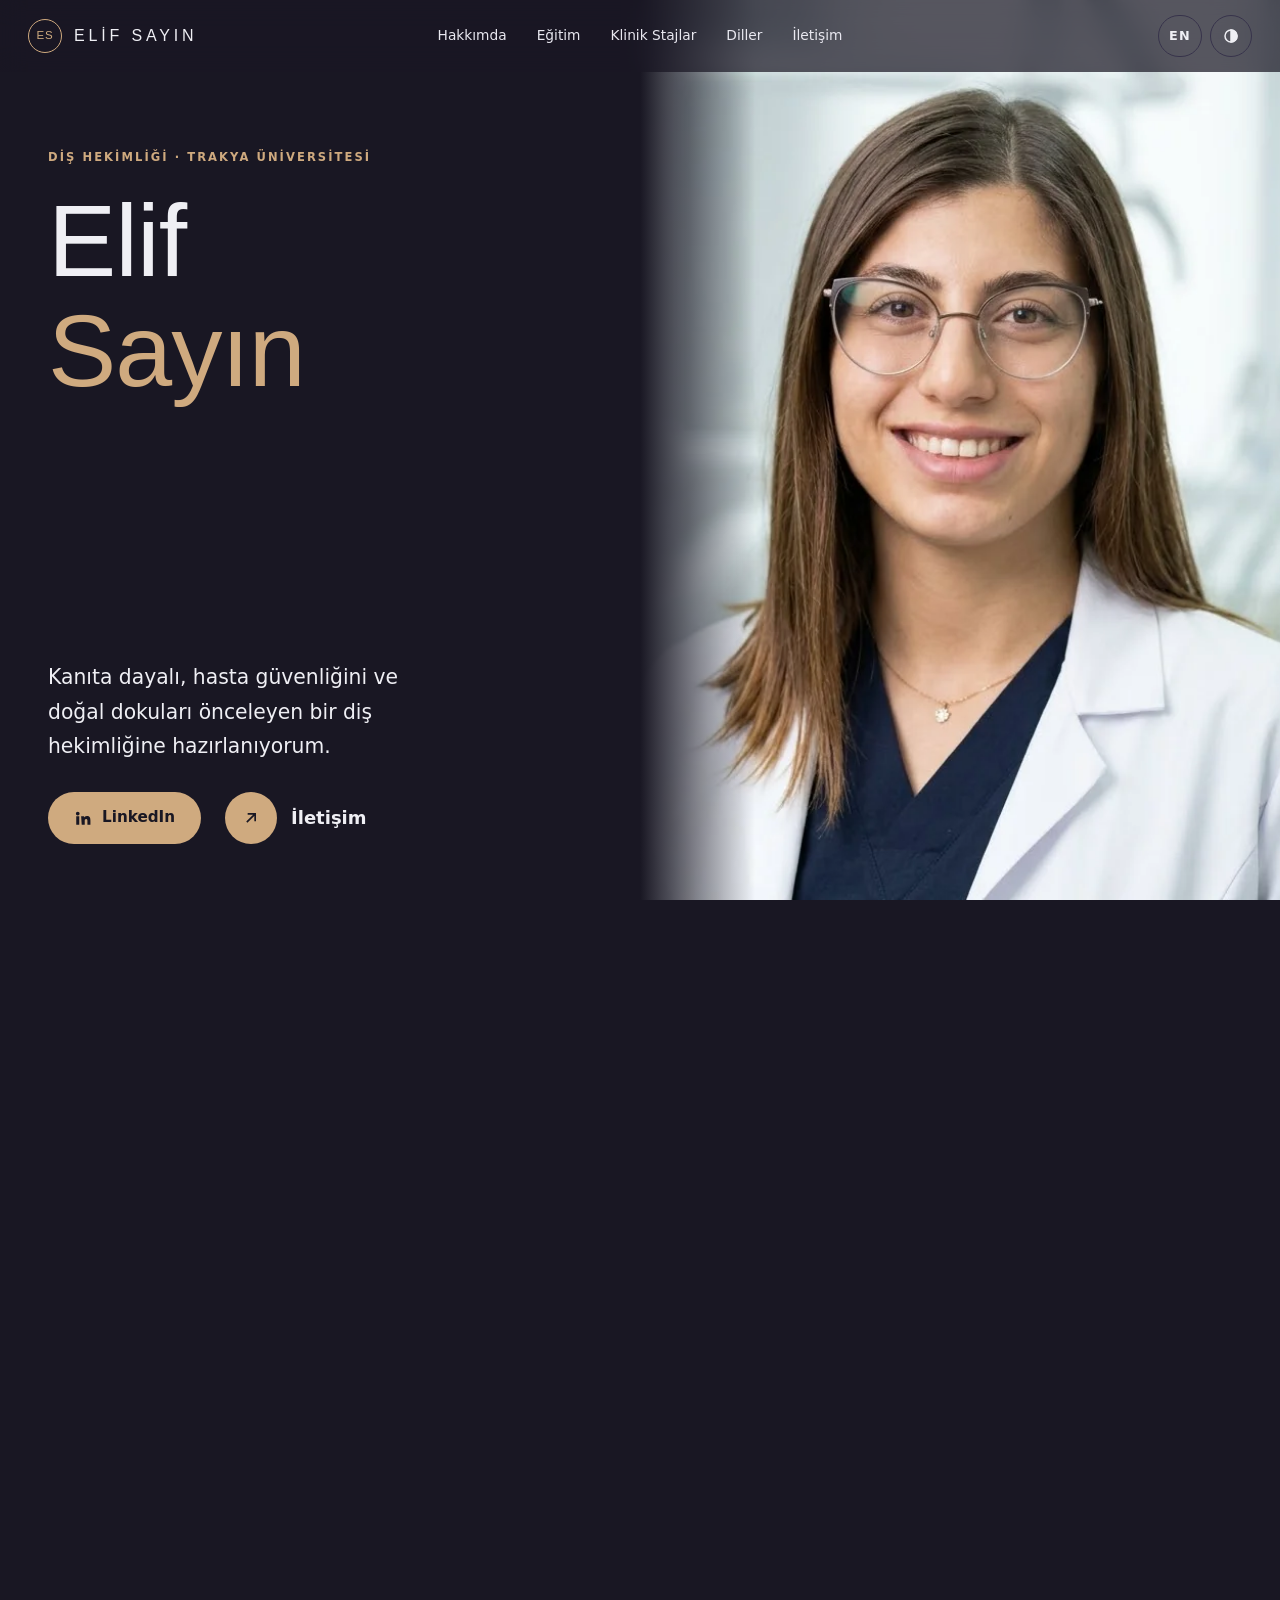
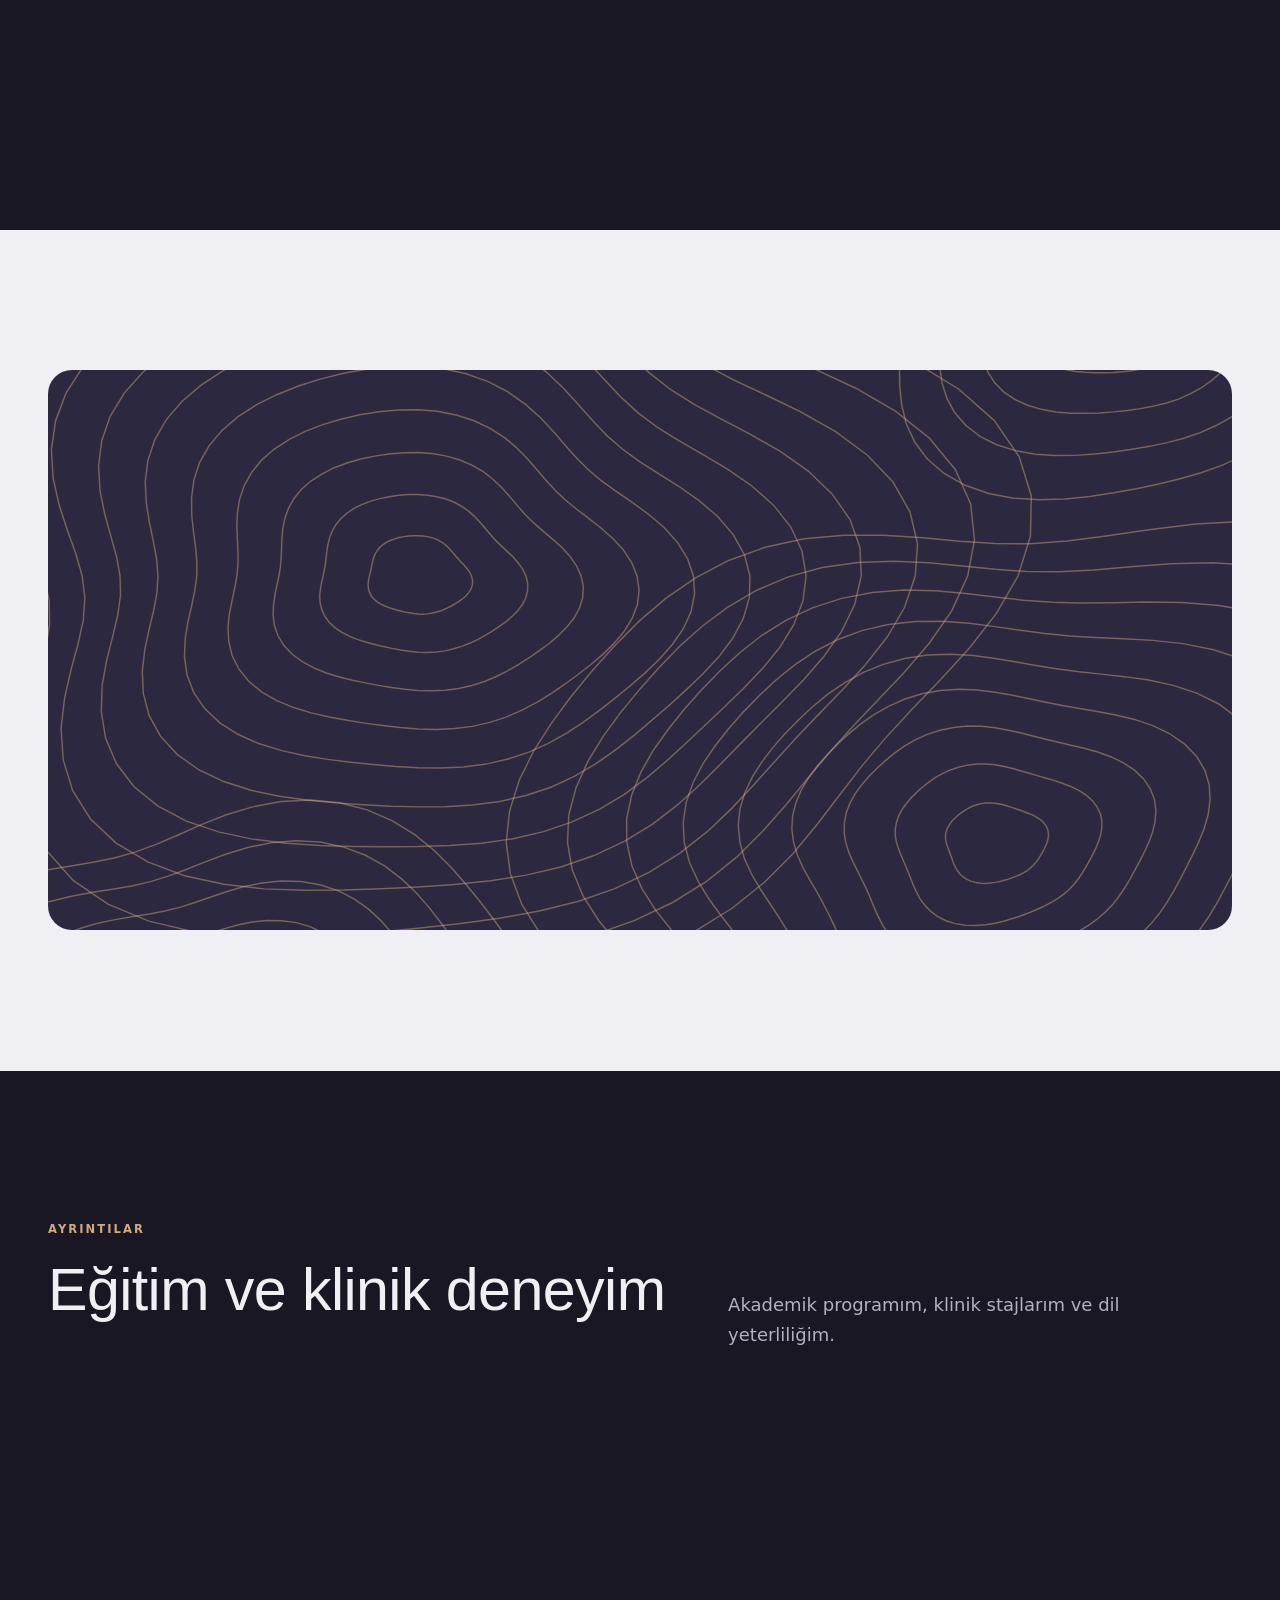
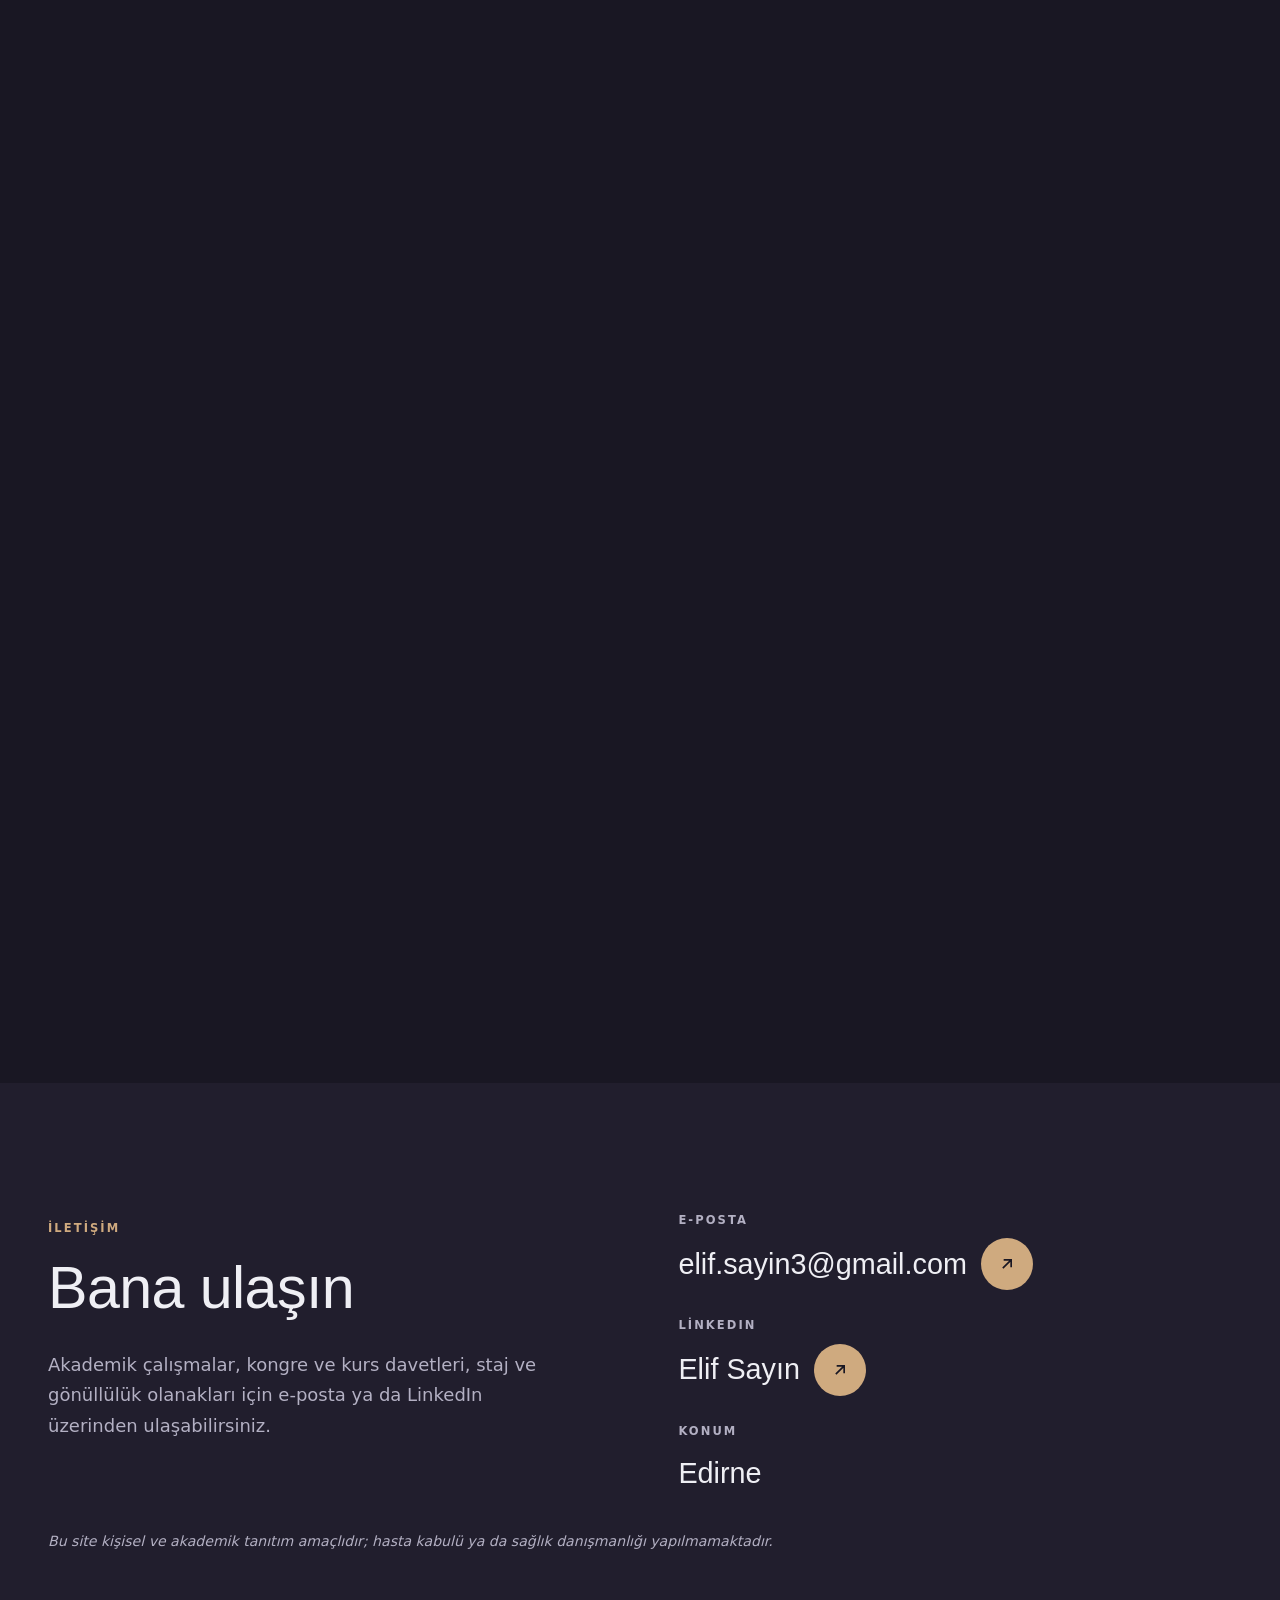
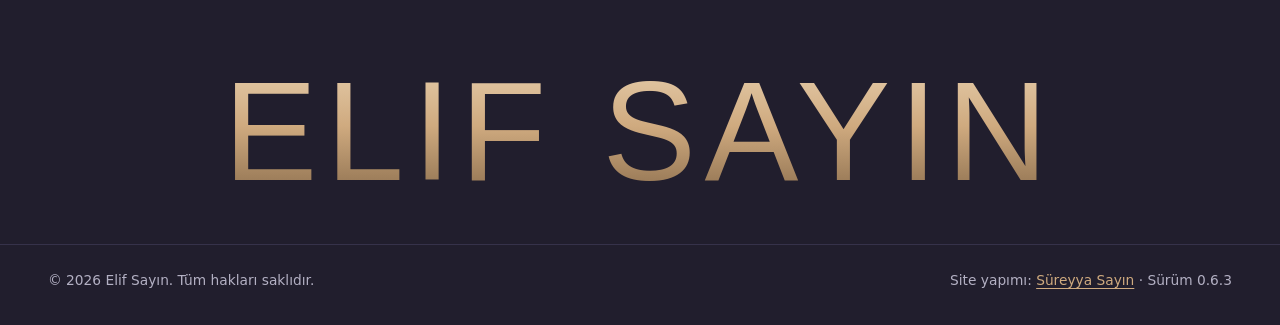
<file: docs/index.html>
<!doctype html>
<html lang="tr">
<head>
<meta charset="utf-8">
<meta name="viewport" content="width=device-width, initial-scale=1">
<meta http-equiv="Content-Security-Policy" content="default-src 'self'; img-src 'self'; style-src 'self'; script-src 'self'; base-uri 'self'; form-action 'none'; object-src 'none'">
<meta name="referrer" content="strict-origin-when-cross-origin">
<title>Elif Sayın — Diş Hekimliği · Trakya Üniversitesi</title>
<meta name="description" content="Elif Sayın — Trakya Üniversitesi Diş Hekimliği Fakültesi, son sınıf (mezuniyet Haziran 2027). Eğitim, klinik stajlar, dil yeterliliği ve iletişim bilgileri.">
<link rel="canonical" href="https://elif-sayin.github.io/">
<link rel="alternate" hreflang="tr" href="https://elif-sayin.github.io/">
<link rel="alternate" hreflang="en" href="https://elif-sayin.github.io/en/">
<link rel="alternate" hreflang="x-default" href="https://elif-sayin.github.io/">
<meta name="theme-color" content="#191723">
<link rel="icon" href="favicon.svg" type="image/svg+xml">
<link rel="stylesheet" href="style.css">
<script src="site.js"></script>

<meta property="og:type" content="profile">
<meta property="og:locale" content="tr_TR">
<meta property="og:locale:alternate" content="en_GB">
<meta property="og:site_name" content="Elif Sayın">
<meta property="og:title" content="Elif Sayın — Diş Hekimliği · Trakya Üniversitesi">
<meta property="og:description" content="Trakya Üniversitesi Diş Hekimliği Fakültesi · Son sınıf, mezuniyet Haziran 2027. Akademik ve klinik eğitim özgeçmişi.">
<meta property="og:url" content="https://elif-sayin.github.io/">
<meta property="og:image" content="https://elif-sayin.github.io/img/og.jpg">
<meta property="og:image:width" content="1200">
<meta property="og:image:height" content="630">
<meta property="og:image:alt" content="Elif Sayın — Diş Hekimliği, Trakya Üniversitesi">
<meta name="twitter:card" content="summary_large_image">

<script type="application/ld+json">
{
  "@context": "https://schema.org",
  "@type": "Person",
  "name": "Elif Sayın",
  "description": "Trakya Üniversitesi Diş Hekimliği Fakültesi, son sınıf (mezuniyet Haziran 2027)",
  "url": "https://elif-sayin.github.io/",
  "image": "https://elif-sayin.github.io/img/elif.webp",
  "affiliation": { "@type": "CollegeOrUniversity", "name": "Trakya Üniversitesi Diş Hekimliği Fakültesi" },
  "knowsLanguage": ["tr", "en"],
  "sameAs": ["https://www.linkedin.com/in/elif-say%C4%B1n-56b216324/"]
}
</script>
</head>
<body>
<a class="icerige-gec" href="#icerik">İçeriğe geç</a>

<header class="ust">
  <div class="kap">
    <a class="marka" href="#ust"><span class="marka-isaret" aria-hidden="true">ES</span>Elif Sayın</a>
    <nav aria-label="Ana menü">
      <ul class="menu" id="menu">
        <li><a href="#hakkimda">Hakkımda</a></li>
        <li><a href="#egitim">Eğitim</a></li>
        <li><a href="#klinik">Klinik Stajlar</a></li>
        <li><a href="#diller">Diller</a></li>
        <!-- <li><a href="#notlar">Notlar</a></li>  (ilk not yayınlanınca açılır) -->
        <li><a href="#iletisim">İletişim</a></li>
      </ul>
    </nav>
    <div class="ust-sag">
      <a class="dil" href="en/" hreflang="en" lang="en" aria-label="English version">EN</a>
      <button class="dugme-ikon" type="button" data-tema-dugme aria-label="Koyu / açık tema">
        <svg viewBox="0 0 24 24" fill="none" stroke="currentColor" stroke-width="2" aria-hidden="true"><circle cx="12" cy="12" r="8"/><path d="M12 4a8 8 0 0 1 0 16z" fill="currentColor"/></svg>
      </button>
      <button class="dugme-ikon menu-dugme" type="button" data-menu-dugme aria-controls="menu" aria-expanded="false" aria-label="Menüyü aç">
        <svg viewBox="0 0 24 24" fill="none" stroke="currentColor" stroke-width="2" stroke-linecap="round" aria-hidden="true"><path d="M4 7h16M4 12h16M4 17h16"/></svg>
      </button>
    </div>
  </div>
</header>

<main id="icerik">

<section class="giris" id="ust" aria-labelledby="ad">
  <div class="giris-metin">
    <div>
      <span class="etiket">Diş Hekimliği · Trakya Üniversitesi</span>
      <h1 id="ad">Elif <span>Sayın</span></h1>
    </div>
    <div class="giris-alt">
      <p>Kanıta dayalı, hasta güvenliğini ve doğal dokuları önceleyen bir diş hekimliğine hazırlanıyorum.</p>
      <div class="dugmeler">
        <a class="hap" href="https://www.linkedin.com/in/elif-say%C4%B1n-56b216324/" rel="noopener me">
          <svg viewBox="0 0 24 24" fill="currentColor" aria-hidden="true"><path d="M4.98 3.5a2.5 2.5 0 1 1 0 5 2.5 2.5 0 0 1 0-5zM3 9.75h4V21H3zM9.5 9.75h3.8v1.6h.06c.53-1 1.83-2.05 3.77-2.05 4.03 0 4.77 2.65 4.77 6.1V21h-4v-5c0-1.2-.02-2.73-1.66-2.73-1.67 0-1.93 1.3-1.93 2.64V21h-4z"/></svg>
          LinkedIn
        </a>
        <a class="ok-baglanti" href="#iletisim"><span class="yuvarlak"><svg viewBox="0 0 24 24" fill="none" stroke="currentColor" stroke-width="2" aria-hidden="true"><path d="M7 17 17 7M8 7h9v9"/></svg></span>İletişim</a>
      </div>
    </div>
  </div>
  <div class="giris-foto">
    <img src="img/elif-buyuk.webp" width="880" height="880" alt="Elif Sayın'ın portresi: beyaz önlüklü, gözlüklü, gülümsüyor">
  </div>
</section>

<section class="bolum hakkimda" id="hakkimda" aria-labelledby="hakkimda-baslik">
  <div class="kap">
    <div class="kontur-kart belir" aria-hidden="true">
      <b>5</b>
      <span>Yıllık eğitim · Tüm anabilim dallarında klinik staj</span>
    </div>
    <div class="cizgili belir">
      <span class="etiket">Hakkımda</span>
      <h2 id="hakkimda-baslik">Merhaba, ben Elif</h2>
      <p class="buyuk">Diş hekimliği; ince el becerisini, anatomi ve biyomateryal bilgisini ve hastayla kurulan güven ilişkisini aynı anda gerektiren bir meslek.</p>
      <p>Bu alanı, emeğimin sonucunu doğrudan görebildiğim ve her vakada bilimsel düşünceyi pratiğe dönüştürebildiğim için seçtim. Beş yıllık eğitimimin klinik döneminde fakültemizin tüm anabilim dallarında hasta başında çalıştım; teşhis ve planlamanın, uygulamanın kendisi kadar önemli olduğunu öğrendim.</p>
      <p>Klinik dışında düzenli olarak spor ve vücut geliştirme ile ilgileniyorum. Bu disiplin, uzun klinik seanslarında ergonomik çalışabilmem, odağımı korumam ve hedeflerimde istikrarlı kalabilmem için bana önemli bir zemin sağlıyor.</p>
    </div>
  </div>
</section>

<section class="acik" id="yaklasim" aria-label="Yaklaşımım">
  <div class="kap">
    <div class="kontur-arka" aria-hidden="true"></div>
    <blockquote class="belir"><p>İyi bir sonuç; doğru endikasyon, titiz bir çalışma düzeni ve hastanın sürece <em>katılımıyla</em> ortaya çıkar.</p></blockquote>
  </div>
</section>

<section class="bolum ayrintilar" id="ayrintilar" aria-labelledby="ayrintilar-baslik">
  <div class="kap">
    <div class="bas">
      <div>
        <span class="etiket">Ayrıntılar</span>
        <h2 id="ayrintilar-baslik">Eğitim ve klinik deneyim</h2>
      </div>
      <p>Akademik programım, klinik stajlarım ve dil yeterliliğim.</p>
    </div>

    <article class="satir-blok belir" id="egitim" aria-labelledby="egitim-baslik">
      <span class="no">01</span>
      <h3 id="egitim-baslik">Eğitim</h3>
      <div class="icerik">
        <span class="yil">2022 – 2027</span>
        <strong>Trakya Üniversitesi Diş Hekimliği Fakültesi</strong>
        <p>Diş Hekimliği Lisans Programı (5 yıl) · Son sınıf. Beklenen mezuniyet: Haziran 2027.</p>
      </div>
    </article>

    <article class="satir-blok belir" id="klinik" aria-labelledby="klinik-baslik">
      <span class="no">02</span>
      <h3 id="klinik-baslik">Klinik stajlar</h3>
      <div class="icerik">
        <p>Klinik eğitimim boyunca fakültemizin tüm anabilim dallarında staj yaptım; anamnez ve klinik değerlendirmeden teşhis, tedavi planlaması ve uygulamaya kadar her aşamada aktif olarak görev aldım. Son sınıfta bu kliniklerin her birinde ikinci kez görev alarak deneyimimi artan sorumlulukla pekiştiriyorum.</p>
        <ul class="etiketler" aria-label="Staj yapılan anabilim dalları">
          <li>Ağız, Diş ve Çene Cerrahisi</li>
          <li>Ağız, Diş ve Çene Radyolojisi</li>
          <li>Endodonti</li>
          <li>Ortodonti</li>
          <li>Pedodonti</li>
          <li>Periodontoloji</li>
          <li>Protetik Diş Tedavisi</li>
          <li>Restoratif Diş Tedavisi</li>
        </ul>
        <p class="not">Klinik uygulamalar, fakültemiz öğretim üyelerinin gözetiminde ve eğitim amacıyla yürütülmektedir.</p>
      </div>
    </article>

    <article class="satir-blok belir" id="diller" aria-labelledby="diller-baslik">
      <span class="no">03</span>
      <h3 id="diller-baslik">Dil yeterliliği</h3>
      <div class="icerik">
        <div class="grup">
          <span class="yil">Türkçe</span>
          <strong>Ana dil</strong>
        </div>
        <div class="grup">
          <span class="yil">İngilizce</span>
          <strong>İleri orta düzey (B2)</strong>
          <p>ÖSYM TıpDil sınavıyla belgelenmiştir. Mesleki literatürü ve uluslararası bilimsel yayınları İngilizce takip edebiliyorum.</p>
        </div>
      </div>
    </article>
  </div>
</section>

<!--
  GİZLİ BÖLÜMLER (CLAUDE.md m.10 — boş bölüm kuralı). İlk içerik gelince
  yorumdan çıkarılır ve menüye bağlantısı eklenir.

<section class="bolum" id="akademik"> Akademik Çalışmalar (poster, bildiri, makale, proje) </section>
<section class="bolum" id="kongre"> Kongre / Kurs / Sertifikalar </section>
<section class="bolum" id="gonulluluk"> Gönüllülük ve Sosyal Sorumluluk </section>
<section class="bolum" id="oduller"> Ödüller / Burslar </section>
<section class="bolum" id="notlar"> Ağız ve Diş Sağlığı Notları (docs/notlar/) </section>
-->

<section class="iletisim" id="iletisim" aria-labelledby="iletisim-baslik">
  <div class="kap">
    <div class="ust-satir">
      <div>
        <span class="etiket">İletişim</span>
        <h2 id="iletisim-baslik">Bana ulaşın</h2>
        <p>Akademik çalışmalar, kongre ve kurs davetleri, staj ve gönüllülük olanakları için e-posta ya da LinkedIn üzerinden ulaşabilirsiniz.</p>
      </div>
      <ul class="iletisim-liste">
        <li>
          <small>E-posta</small>
          <a class="ok-baglanti" href="#iletisim" data-eposta><b data-eposta-yazi>elif.sayin3 [at] gmail [nokta] com</b><span class="yuvarlak"><svg viewBox="0 0 24 24" fill="none" stroke="currentColor" stroke-width="2" aria-hidden="true"><path d="M7 17 17 7M8 7h9v9"/></svg></span></a>
        </li>
        <li>
          <small>LinkedIn</small>
          <a class="ok-baglanti" href="https://www.linkedin.com/in/elif-say%C4%B1n-56b216324/" rel="noopener me"><b>Elif Sayın</b><span class="yuvarlak"><svg viewBox="0 0 24 24" fill="none" stroke="currentColor" stroke-width="2" aria-hidden="true"><path d="M7 17 17 7M8 7h9v9"/></svg></span></a>
        </li>
        <li>
          <small>Konum</small>
          <span class="deger">Edirne</span>
        </li>
      </ul>
    </div>
    <p class="not">Bu site kişisel ve akademik tanıtım amaçlıdır; hasta kabulü ya da sağlık danışmanlığı yapılmamaktadır.</p>
    <p class="dev-ad" aria-hidden="true">Elif Sayın</p>
  </div>
</section>

</main>

<footer class="alt-bilgi">
  <div class="kap">
    <p>© 2026 Elif Sayın. Tüm hakları saklıdır.</p>
    <p>Site yapımı: <a href="https://sureyyasayin.github.io" rel="noopener">Süreyya Sayın</a> · Sürüm <span data-surum="0.6.3">0.6.3</span></p>
  </div>
</footer>
</body>
</html>
</file>
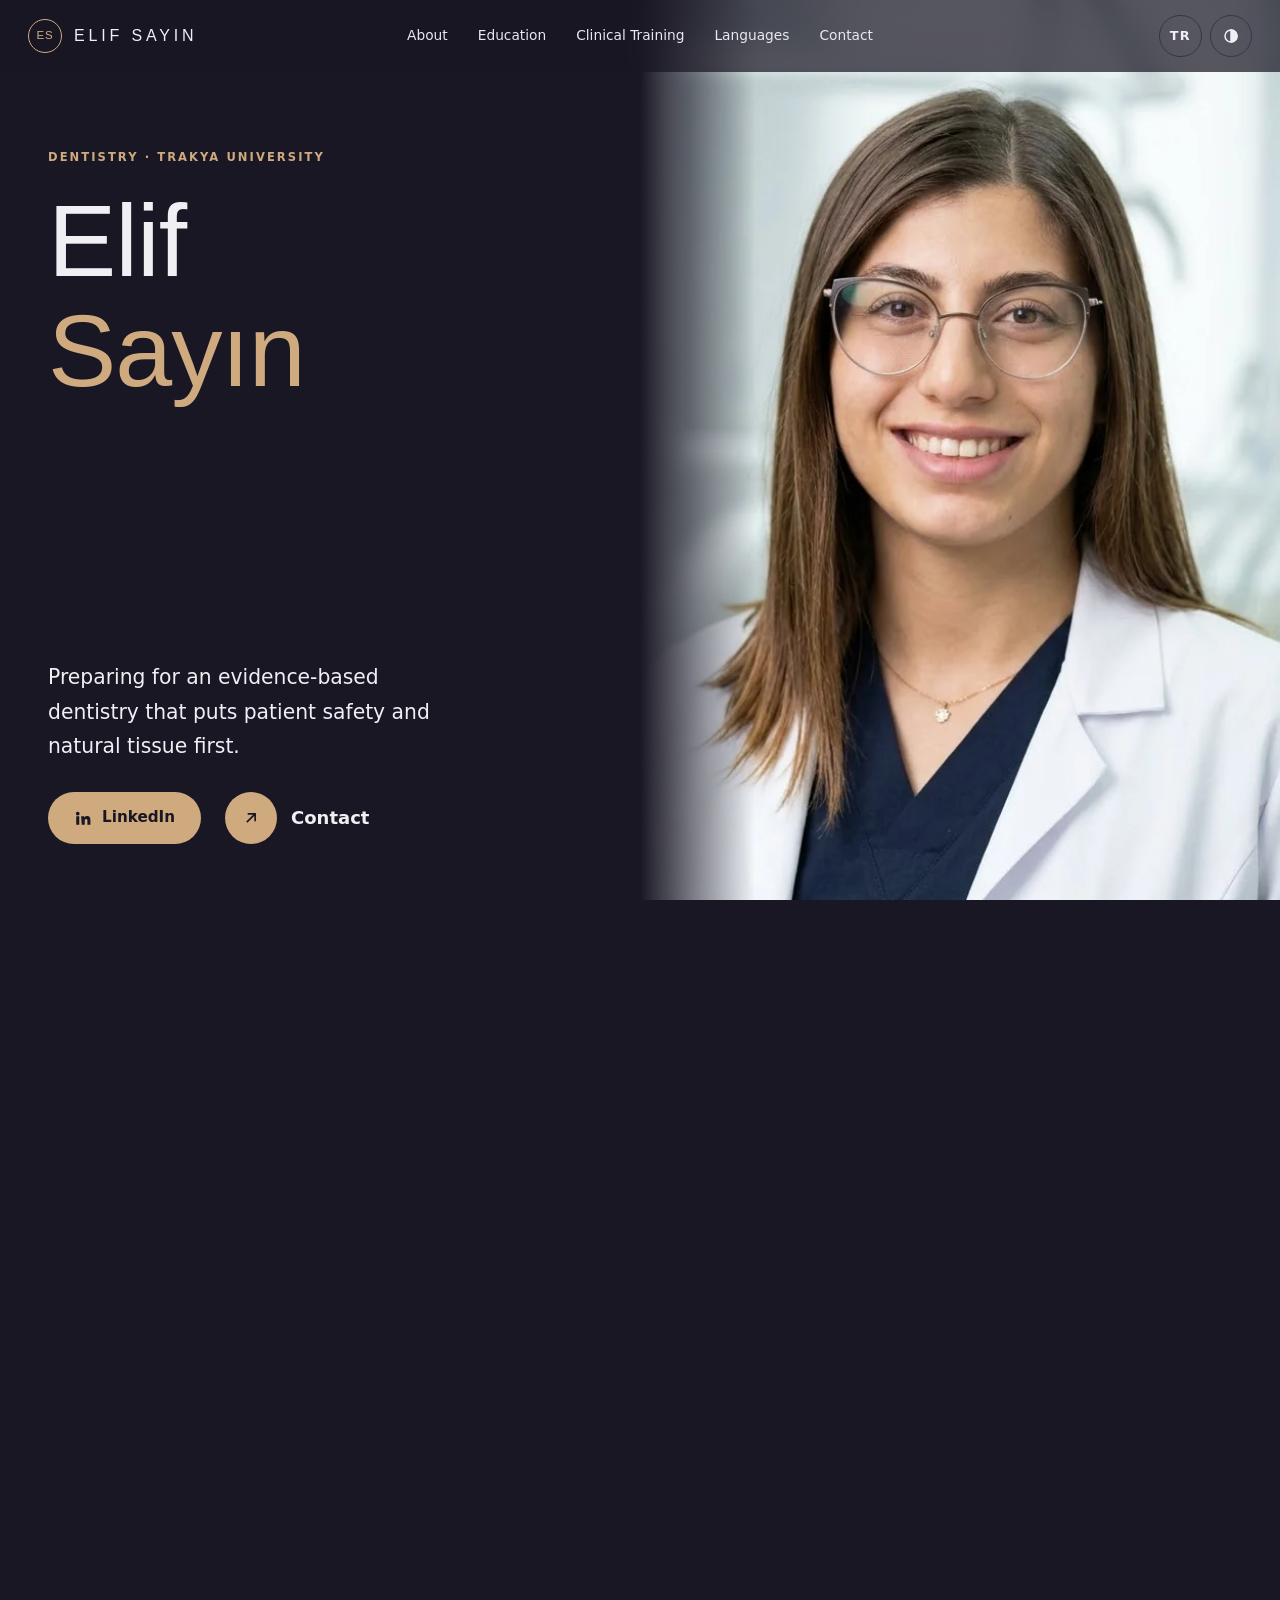
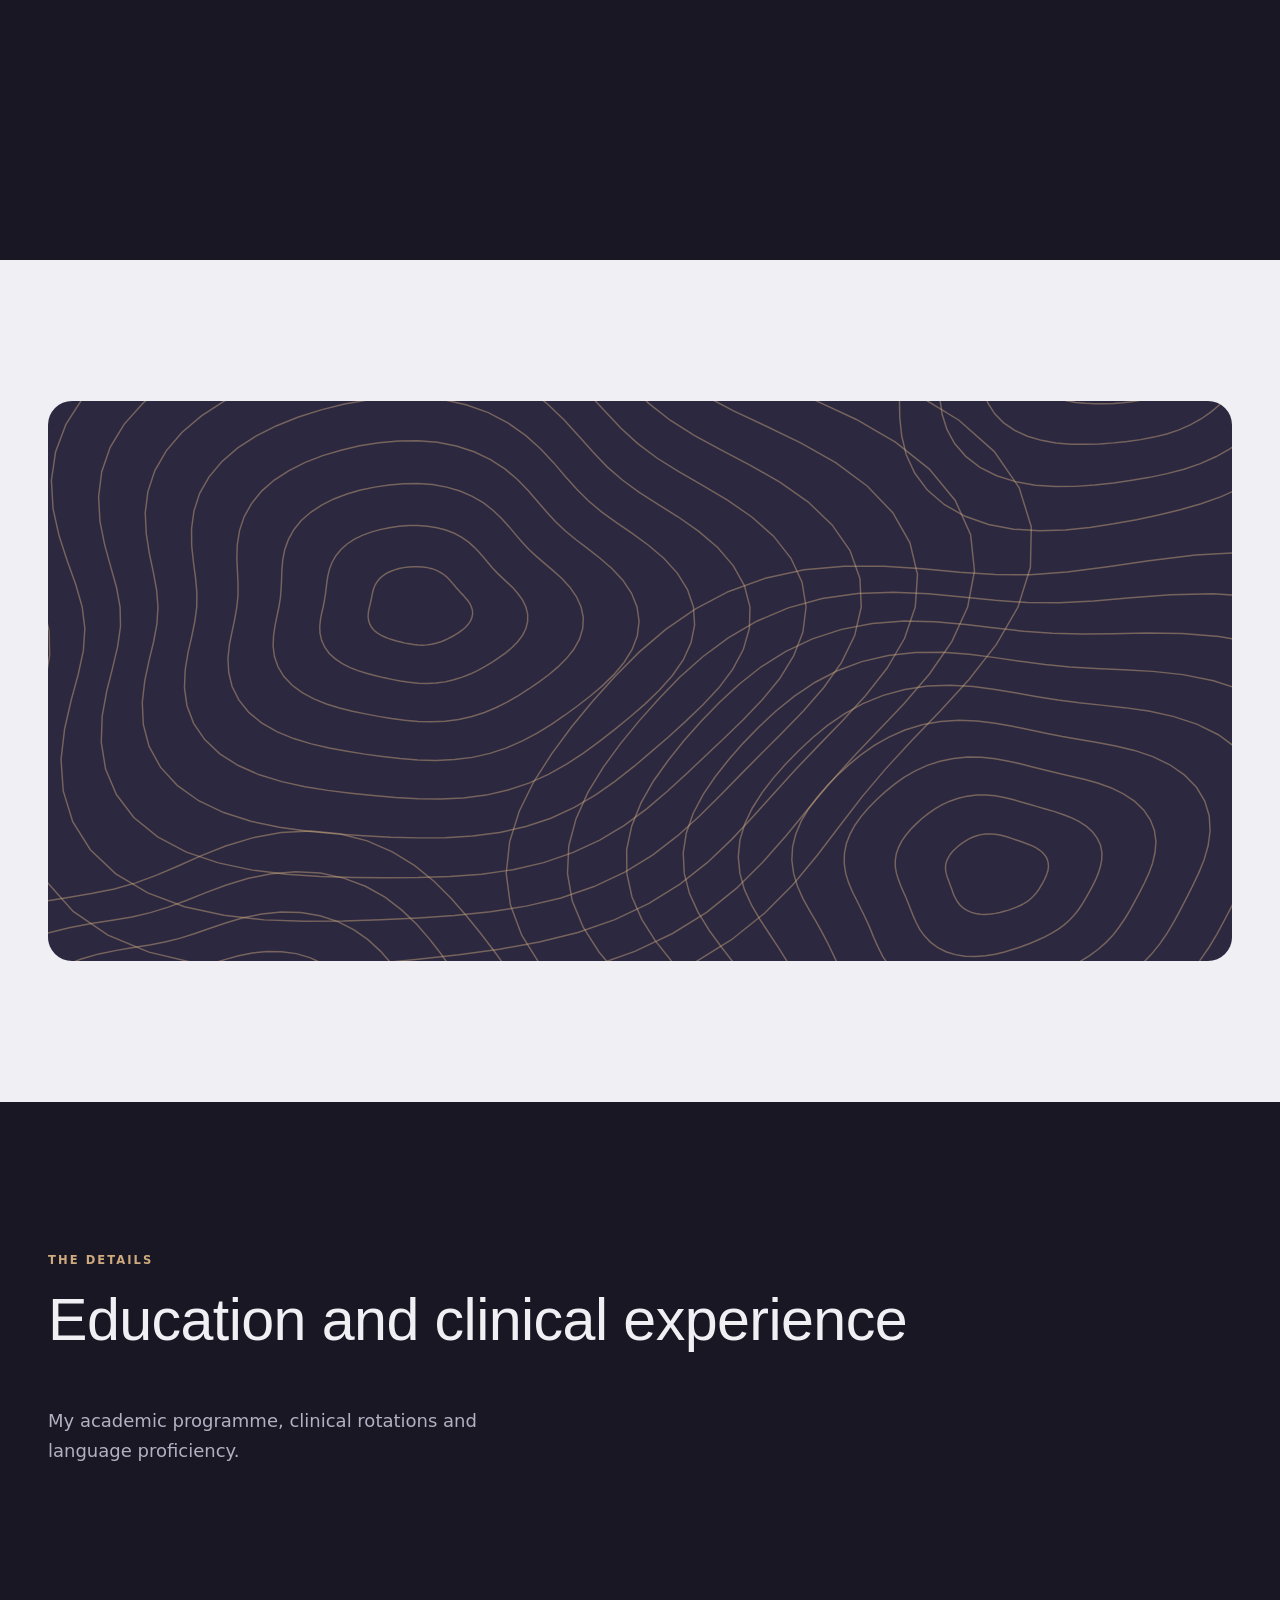
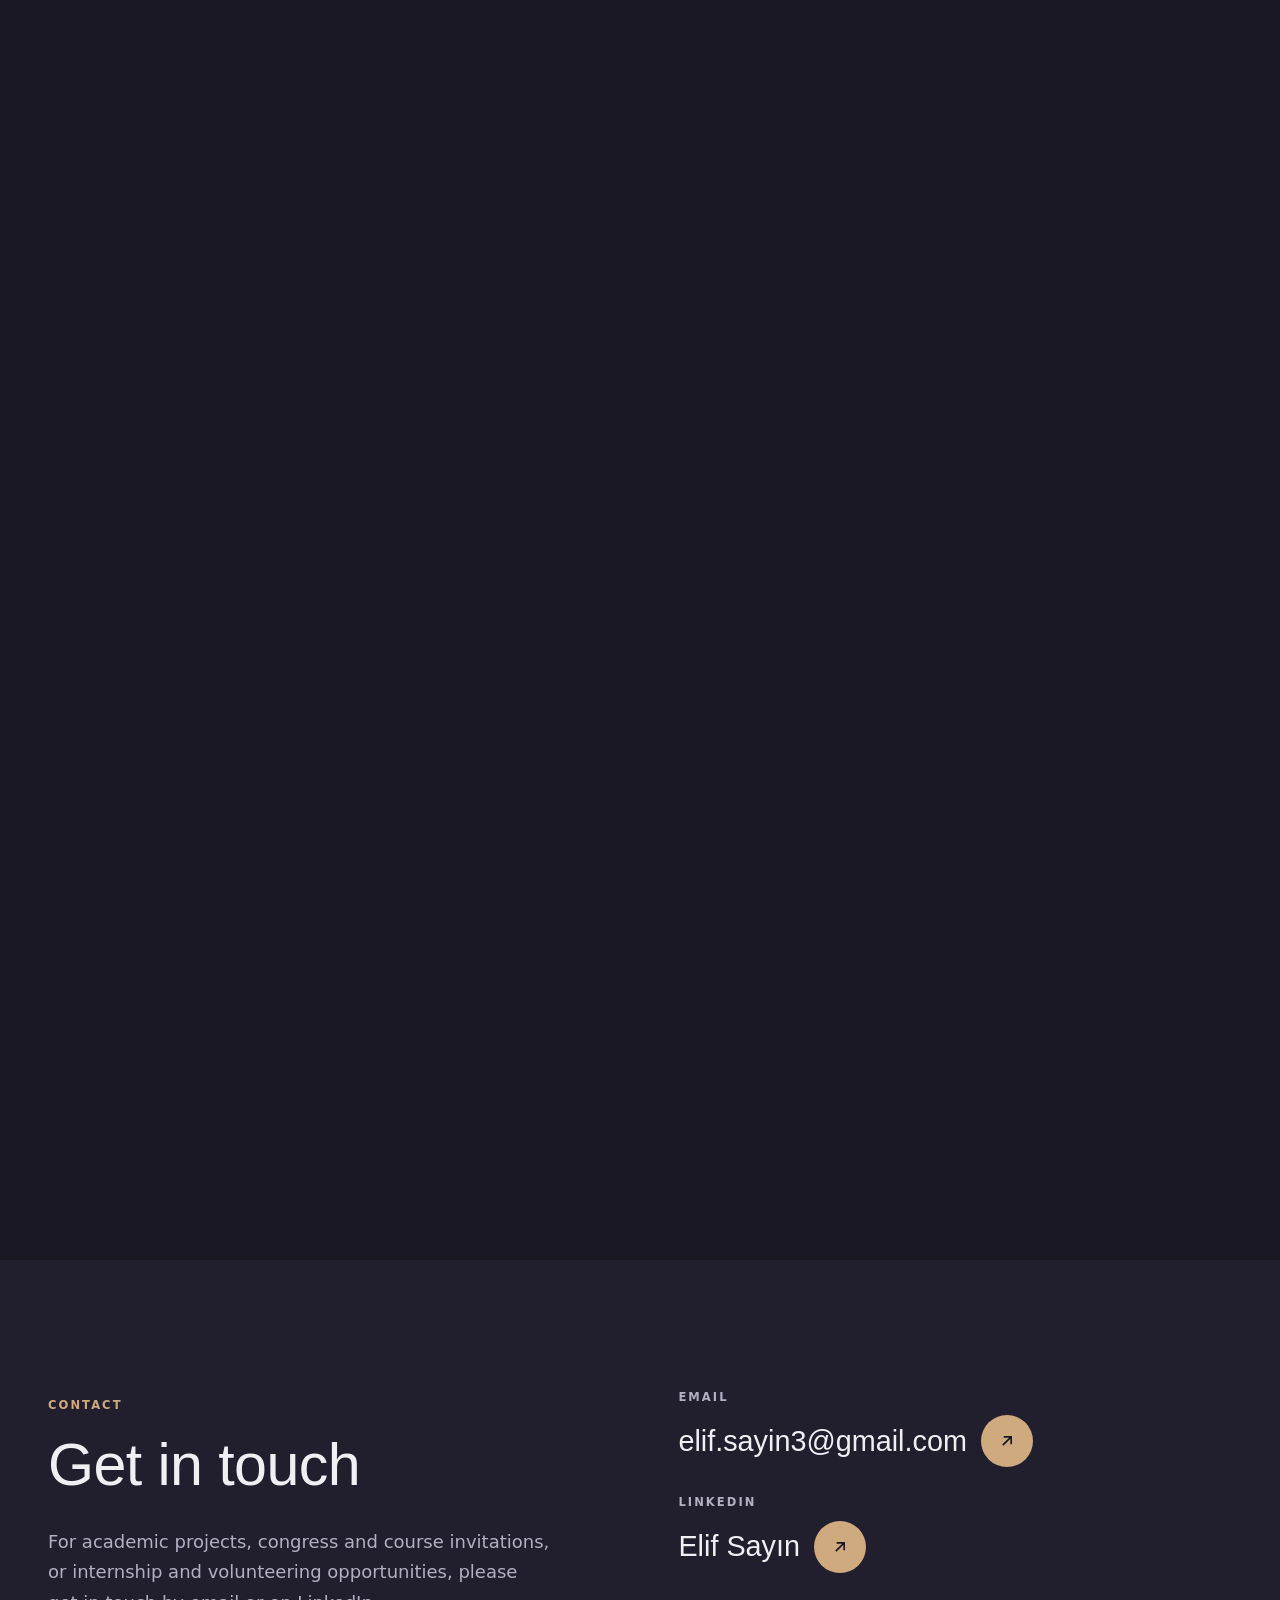
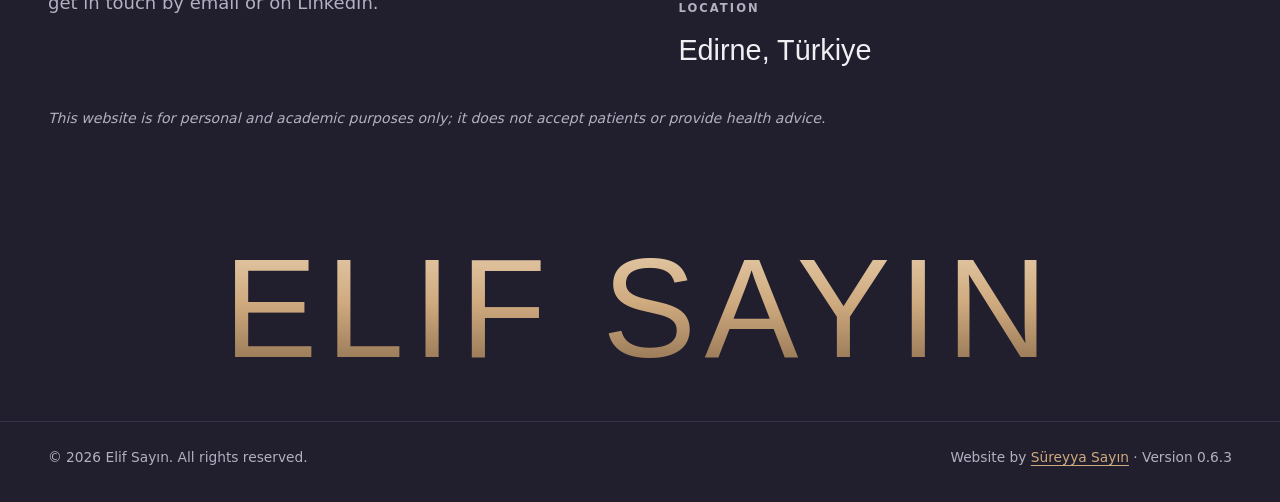
<file: docs/en/index.html>
<!doctype html>
<html lang="en">
<head>
<meta charset="utf-8">
<meta name="viewport" content="width=device-width, initial-scale=1">
<meta http-equiv="Content-Security-Policy" content="default-src 'self'; img-src 'self'; style-src 'self'; script-src 'self'; base-uri 'self'; form-action 'none'; object-src 'none'">
<meta name="referrer" content="strict-origin-when-cross-origin">
<title>Elif Sayın — Dentistry · Trakya University</title>
<meta name="description" content="Elif Sayın — Trakya University Faculty of Dentistry, final year (graduating June 2027). Education, clinical rotations, language proficiency and contact details.">
<link rel="canonical" href="https://elif-sayin.github.io/en/">
<link rel="alternate" hreflang="tr" href="https://elif-sayin.github.io/">
<link rel="alternate" hreflang="en" href="https://elif-sayin.github.io/en/">
<link rel="alternate" hreflang="x-default" href="https://elif-sayin.github.io/">
<meta name="theme-color" content="#191723">
<link rel="icon" href="../favicon.svg" type="image/svg+xml">
<link rel="stylesheet" href="../style.css">
<script src="../site.js"></script>

<meta property="og:type" content="profile">
<meta property="og:locale" content="en_GB">
<meta property="og:locale:alternate" content="tr_TR">
<meta property="og:site_name" content="Elif Sayın">
<meta property="og:title" content="Elif Sayın — Dentistry · Trakya University">
<meta property="og:description" content="Trakya University Faculty of Dentistry · Final year, graduating June 2027. Academic and clinical training profile.">
<meta property="og:url" content="https://elif-sayin.github.io/en/">
<meta property="og:image" content="https://elif-sayin.github.io/img/og.jpg">
<meta property="og:image:width" content="1200">
<meta property="og:image:height" content="630">
<meta property="og:image:alt" content="Elif Sayın — Dentistry, Trakya University">
<meta name="twitter:card" content="summary_large_image">

<script type="application/ld+json">
{
  "@context": "https://schema.org",
  "@type": "Person",
  "name": "Elif Sayın",
  "description": "Trakya University Faculty of Dentistry, final year (graduating June 2027)",
  "url": "https://elif-sayin.github.io/en/",
  "image": "https://elif-sayin.github.io/img/elif.webp",
  "affiliation": { "@type": "CollegeOrUniversity", "name": "Trakya University Faculty of Dentistry" },
  "knowsLanguage": ["tr", "en"],
  "sameAs": ["https://www.linkedin.com/in/elif-say%C4%B1n-56b216324/"]
}
</script>
</head>
<body>
<a class="icerige-gec" href="#icerik">Skip to content</a>

<header class="ust">
  <div class="kap">
    <a class="marka" href="#ust"><span class="marka-isaret" aria-hidden="true">ES</span>Elif Sayın</a>
    <nav aria-label="Main menu">
      <ul class="menu" id="menu">
        <li><a href="#hakkimda">About</a></li>
        <li><a href="#egitim">Education</a></li>
        <li><a href="#klinik">Clinical Training</a></li>
        <li><a href="#diller">Languages</a></li>
        <!-- <li><a href="#notlar">Notes</a></li>  (opens with the first published note) -->
        <li><a href="#iletisim">Contact</a></li>
      </ul>
    </nav>
    <div class="ust-sag">
      <a class="dil" href="../" hreflang="tr" lang="tr" aria-label="Türkçe sürüm">TR</a>
      <button class="dugme-ikon" type="button" data-tema-dugme aria-label="Dark / light theme">
        <svg viewBox="0 0 24 24" fill="none" stroke="currentColor" stroke-width="2" aria-hidden="true"><circle cx="12" cy="12" r="8"/><path d="M12 4a8 8 0 0 1 0 16z" fill="currentColor"/></svg>
      </button>
      <button class="dugme-ikon menu-dugme" type="button" data-menu-dugme aria-controls="menu" aria-expanded="false" aria-label="Open menu">
        <svg viewBox="0 0 24 24" fill="none" stroke="currentColor" stroke-width="2" stroke-linecap="round" aria-hidden="true"><path d="M4 7h16M4 12h16M4 17h16"/></svg>
      </button>
    </div>
  </div>
</header>

<main id="icerik">

<section class="giris" id="ust" aria-labelledby="ad">
  <div class="giris-metin">
    <div>
      <span class="etiket">Dentistry · Trakya University</span>
      <h1 id="ad">Elif <span>Sayın</span></h1>
    </div>
    <div class="giris-alt">
      <p>Preparing for an evidence-based dentistry that puts patient safety and natural tissue first.</p>
      <div class="dugmeler">
        <a class="hap" href="https://www.linkedin.com/in/elif-say%C4%B1n-56b216324/" rel="noopener me">
          <svg viewBox="0 0 24 24" fill="currentColor" aria-hidden="true"><path d="M4.98 3.5a2.5 2.5 0 1 1 0 5 2.5 2.5 0 0 1 0-5zM3 9.75h4V21H3zM9.5 9.75h3.8v1.6h.06c.53-1 1.83-2.05 3.77-2.05 4.03 0 4.77 2.65 4.77 6.1V21h-4v-5c0-1.2-.02-2.73-1.66-2.73-1.67 0-1.93 1.3-1.93 2.64V21h-4z"/></svg>
          LinkedIn
        </a>
        <a class="ok-baglanti" href="#iletisim"><span class="yuvarlak"><svg viewBox="0 0 24 24" fill="none" stroke="currentColor" stroke-width="2" aria-hidden="true"><path d="M7 17 17 7M8 7h9v9"/></svg></span>Contact</a>
      </div>
    </div>
  </div>
  <div class="giris-foto">
    <img src="../img/elif-buyuk.webp" width="880" height="880" alt="Portrait of Elif Sayın wearing a white coat and glasses, smiling">
  </div>
</section>

<section class="bolum hakkimda" id="hakkimda" aria-labelledby="hakkimda-baslik">
  <div class="kap">
    <div class="kontur-kart belir" aria-hidden="true">
      <b>5</b>
      <span>Years of study · Clinical rotations in every department</span>
    </div>
    <div class="cizgili belir">
      <span class="etiket">About</span>
      <h2 id="hakkimda-baslik">Hello, I'm Elif</h2>
      <p class="buyuk">Dentistry calls for fine manual dexterity, a sound knowledge of anatomy and biomaterials, and a relationship of trust with the patient — all at once.</p>
      <p>I chose this field because it lets me see the results of my work directly and turn scientific thinking into practice with every case. During the clinical phase of my five-year programme, I have worked chairside in every department of our faculty and learned that diagnosis and planning matter as much as the procedure itself.</p>
      <p>Outside the clinic, I train regularly and enjoy bodybuilding. This discipline gives me a solid foundation for working ergonomically through long clinical sessions, staying focused and remaining consistent with my goals.</p>
    </div>
  </div>
</section>

<section class="acik" id="yaklasim" aria-label="My approach">
  <div class="kap">
    <div class="kontur-arka" aria-hidden="true"></div>
    <blockquote class="belir"><p>A good outcome rests on the right indication, a meticulous working routine and the patient's active <em>involvement</em> in their own care.</p></blockquote>
  </div>
</section>

<section class="bolum ayrintilar" id="ayrintilar" aria-labelledby="ayrintilar-baslik">
  <div class="kap">
    <div class="bas">
      <div>
        <span class="etiket">The details</span>
        <h2 id="ayrintilar-baslik">Education and clinical experience</h2>
      </div>
      <p>My academic programme, clinical rotations and language proficiency.</p>
    </div>

    <article class="satir-blok belir" id="egitim" aria-labelledby="egitim-baslik">
      <span class="no">01</span>
      <h3 id="egitim-baslik">Education</h3>
      <div class="icerik">
        <span class="yil">2022 – 2027</span>
        <strong>Trakya University Faculty of Dentistry</strong>
        <p>Undergraduate Dentistry Programme (5 years) · Final year. Expected graduation: June 2027.</p>
      </div>
    </article>

    <article class="satir-blok belir" id="klinik" aria-labelledby="klinik-baslik">
      <span class="no">02</span>
      <h3 id="klinik-baslik">Clinical rotations</h3>
      <div class="icerik">
        <p>Throughout my clinical training I have rotated through every department of our faculty, taking an active part in each stage of care — from history taking and clinical assessment to diagnosis, treatment planning and procedures. In my final year I am working in each of these clinics for a second time, consolidating my experience with increasing responsibility.</p>
        <ul class="etiketler" aria-label="Departments of clinical rotations">
          <li>Oral and Maxillofacial Surgery</li>
          <li>Oral and Maxillofacial Radiology</li>
          <li>Endodontics</li>
          <li>Orthodontics</li>
          <li>Paediatric Dentistry</li>
          <li>Periodontology</li>
          <li>Prosthodontics</li>
          <li>Restorative Dentistry</li>
        </ul>
        <p class="not">All clinical work is carried out for educational purposes under the supervision of our faculty members.</p>
      </div>
    </article>

    <article class="satir-blok belir" id="diller" aria-labelledby="diller-baslik">
      <span class="no">03</span>
      <h3 id="diller-baslik">Language proficiency</h3>
      <div class="icerik">
        <div class="grup">
          <span class="yil">Turkish</span>
          <strong>Native speaker</strong>
        </div>
        <div class="grup">
          <span class="yil">English</span>
          <strong>Upper-intermediate (B2)</strong>
          <p>Certified by the ÖSYM TıpDil examination. I can follow the professional literature and international scientific publications in English.</p>
        </div>
      </div>
    </article>
  </div>
</section>

<!--
  HIDDEN SECTIONS (CLAUDE.md m.10 — empty-section rule). Uncommented and added
  to the menu when the first item exists, in parallel with the Turkish page.

<section class="bolum" id="akademik"> Academic Work </section>
<section class="bolum" id="kongre"> Congresses / Courses / Certificates </section>
<section class="bolum" id="gonulluluk"> Volunteering </section>
<section class="bolum" id="oduller"> Awards / Scholarships </section>
<section class="bolum" id="notlar"> Oral Health Notes </section>
-->

<section class="iletisim" id="iletisim" aria-labelledby="iletisim-baslik">
  <div class="kap">
    <div class="ust-satir">
      <div>
        <span class="etiket">Contact</span>
        <h2 id="iletisim-baslik">Get in touch</h2>
        <p>For academic projects, congress and course invitations, or internship and volunteering opportunities, please get in touch by email or on LinkedIn.</p>
      </div>
      <ul class="iletisim-liste">
        <li>
          <small>Email</small>
          <a class="ok-baglanti" href="#iletisim" data-eposta><b data-eposta-yazi>elif.sayin3 [at] gmail [dot] com</b><span class="yuvarlak"><svg viewBox="0 0 24 24" fill="none" stroke="currentColor" stroke-width="2" aria-hidden="true"><path d="M7 17 17 7M8 7h9v9"/></svg></span></a>
        </li>
        <li>
          <small>LinkedIn</small>
          <a class="ok-baglanti" href="https://www.linkedin.com/in/elif-say%C4%B1n-56b216324/" rel="noopener me"><b>Elif Sayın</b><span class="yuvarlak"><svg viewBox="0 0 24 24" fill="none" stroke="currentColor" stroke-width="2" aria-hidden="true"><path d="M7 17 17 7M8 7h9v9"/></svg></span></a>
        </li>
        <li>
          <small>Location</small>
          <span class="deger">Edirne, Türkiye</span>
        </li>
      </ul>
    </div>
    <p class="not">This website is for personal and academic purposes only; it does not accept patients or provide health advice.</p>
    <p class="dev-ad" aria-hidden="true">Elif Sayın</p>
  </div>
</section>

</main>

<footer class="alt-bilgi">
  <div class="kap">
    <p>© 2026 Elif Sayın. All rights reserved.</p>
    <p>Website by <a href="https://sureyyasayin.github.io" rel="noopener">Süreyya Sayın</a> · Version <span data-surum="0.6.3">0.6.3</span></p>
  </div>
</footer>
</body>
</html>
</file>
<file: docs/style.css>
/* Elif Sayın — kişisel site. Renkler yalnızca :root token'larından gelir.
   Kartela (Elif, 2026-10-28): #CFAA7F altın · #413D57 mürdüm lacivert ·
   #EFEFF4 açık zemin · #D9D8DD çizgi/gri. #CFAA7F açık zeminde metin
   olarak okunmaz (1.9:1) — orada yalnızca süs; altın metin için --gold-ink.
   Tasarım dili (0.6.0, Elif'in seçimi: lavadental.lv): koyu, sinematik
   zemin; geometrik sans başlık; bölünmüş giriş + kenara taşan fotoğraf;
   kontur çizgili kartlar; açık zeminli büyük cümle bölümü; dev ad yazısı.
   Varsayılan tema KOYU; düğmeyle açık tema seçilebilir. */

:root {
  --bg: #191723;
  --bg-2: #211e2d;
  --surface: #262335;
  --text: #e9e8f0;
  --heading: #efeff4;
  --muted: #b3b0c3;
  --line: #36324a;
  --gold: #cfaa7f;
  --gold-ink: #cfaa7f;
  --pill: #cfaa7f;
  --pill-ink: #191723;
  --kart: #2c2840;
  --acik-bg: #efeff4;
  --acik-ink: #413d57;
  --acik-muted: #5e5a73;
  --ust-bg: rgba(25, 23, 35, .72);
  --max: 1240px;
  --font: system-ui, -apple-system, "Segoe UI", Roboto, "Helvetica Neue", Arial, sans-serif;
  --geo: Futura, "Futura PT", "Avenir Next", Avenir, "Century Gothic", "Trebuchet MS", sans-serif;
  color-scheme: dark;
}

:root[data-theme="light"] {
  --bg: #efeff4;
  --bg-2: #e6e5eb;
  --surface: #ffffff;
  --text: #2e2b40;
  --heading: #413d57;
  --muted: #5e5a73;
  --line: #d9d8dd;
  --gold-ink: #7e5f36;
  --pill: #413d57;
  --pill-ink: #efeff4;
  --kart: #413d57;
  --acik-bg: #e2e1e8;
  --ust-bg: rgba(239, 239, 244, .8);
  color-scheme: light;
}

*, *::before, *::after { box-sizing: border-box; }

html { scroll-behavior: smooth; scroll-padding-top: 76px; }

body {
  margin: 0;
  background: var(--bg);
  color: var(--text);
  font-family: var(--font);
  font-size: 18px;
  line-height: 1.7;
  -webkit-text-size-adjust: 100%;
}

img { max-width: 100%; display: block; }

a { color: var(--gold-ink); text-underline-offset: 3px; }

:focus-visible { outline: 2px solid var(--gold); outline-offset: 3px; border-radius: 4px; }

h1, h2, h3 { font-family: var(--geo); font-weight: 500; line-height: 1.08; margin: 0 0 .5em; color: var(--heading); letter-spacing: -.01em; }
h2 { font-size: clamp(2.1rem, 1.3rem + 3vw, 4rem); }
h3 { font-size: clamp(1.5rem, 1.15rem + 1.3vw, 2.2rem); }
p { margin: 0 0 1em; }

.icerige-gec {
  position: absolute; left: 16px; top: -60px; z-index: 100;
  background: var(--pill); color: var(--pill-ink); padding: 10px 16px; border-radius: 999px; font-weight: 600;
}
.icerige-gec:focus { top: 12px; }

.kap { width: 100%; max-width: var(--max); margin: 0 auto; padding: 0 28px; }

.etiket {
  display: inline-block; font-size: .72rem; font-weight: 600; letter-spacing: .18em;
  text-transform: uppercase; color: var(--gold-ink); margin-bottom: 18px;
}

/* Üst bar — giriş fotoğrafının üstünde yüzer */
.ust {
  position: fixed; top: 0; left: 0; right: 0; z-index: 50;
  background: var(--ust-bg);
  backdrop-filter: blur(14px) saturate(1.2);
  -webkit-backdrop-filter: blur(14px) saturate(1.2);
}
.ust .kap { display: grid; grid-template-columns: 1fr auto 1fr; align-items: center; gap: 12px; min-height: 72px; max-width: none; }
.marka {
  justify-self: start; display: inline-flex; align-items: center; gap: 12px;
  font-family: var(--geo); font-size: 1rem; font-weight: 500; letter-spacing: .24em;
  text-transform: uppercase; color: var(--heading); text-decoration: none;
}
.marka { white-space: nowrap; }
@media (max-width: 480px) { .marka { font-size: .82rem; letter-spacing: .14em; gap: 10px; } }
.marka-isaret {
  width: 34px; height: 34px; display: grid; place-items: center; border: 1px solid var(--gold);
  border-radius: 50%; font-size: .72rem; letter-spacing: .08em; color: var(--gold);
}
.menu { display: flex; gap: 6px; list-style: none; margin: 0; padding: 0; }
.menu a {
  position: relative; display: block; padding: 10px 12px; color: var(--text); text-decoration: none; font-size: .86rem;
}
.menu a::after {
  content: ""; position: absolute; left: 12px; right: 12px; bottom: 4px; height: 1px;
  background: var(--gold); transform: scaleX(0); transform-origin: left; transition: transform .25s;
}
.menu a:hover::after { transform: scaleX(1); }
.ust-sag { justify-self: end; display: flex; align-items: center; gap: 8px; }
.dugme-ikon, .dil {
  min-inline-size: 42px; block-size: 42px; display: grid; place-items: center; padding: 0 10px;
  border: 1px solid var(--line); border-radius: 999px; background: transparent; color: var(--heading);
  font: inherit; font-size: .8rem; font-weight: 600; letter-spacing: .1em; text-decoration: none; cursor: pointer;
}
.dugme-ikon svg { width: 18px; height: 18px; }
.dil:hover, .dugme-ikon:hover { border-color: var(--gold); color: var(--gold); }
.menu-dugme { display: none; }

@media (max-width: 960px) {
  .ust .kap { grid-template-columns: 1fr auto; }
  .menu-dugme { display: grid; }
  .menu {
    display: none; position: absolute; left: 0; right: 0; top: 100%;
    flex-direction: column; padding: 8px 20px 20px; background: var(--bg); border-bottom: 1px solid var(--line);
  }
  .menu.acik { display: flex; }
  .menu a { padding: 16px 4px; font-size: 1.05rem; border-bottom: 1px solid var(--line); }
  nav { grid-column: 1 / -1; grid-row: 2; }
}

/* Düğmeler */
.hap {
  display: inline-flex; align-items: center; gap: 10px; min-height: 52px; padding: 0 26px;
  border-radius: 999px; background: var(--pill); color: var(--pill-ink); text-decoration: none;
  font-size: .95rem; font-weight: 600;
}
.hap svg { width: 18px; height: 18px; }
.hap:hover { filter: brightness(1.08); }
.yuvarlak {
  width: 52px; height: 52px; flex: none; display: grid; place-items: center; border-radius: 50%;
  background: var(--pill); color: var(--pill-ink); transition: transform .2s;
}
.yuvarlak svg { width: 20px; height: 20px; }
.ok-baglanti { display: inline-flex; align-items: center; gap: 14px; color: var(--heading); text-decoration: none; font-weight: 600; }
.ok-baglanti:hover .yuvarlak { transform: rotate(-45deg); }

/* Giriş — bölünmüş, fotoğraf sağ kenara taşar */
.giris { position: relative; display: grid; grid-template-columns: 1fr 1fr; min-height: 100vh; min-height: 100svh; }
.giris-metin {
  display: flex; flex-direction: column; justify-content: space-between; gap: 48px;
  padding: 140px clamp(24px, 5vw, 72px) 56px max(28px, calc((100vw - var(--max)) / 2 + 28px));
}
.giris h1 { font-size: clamp(3.2rem, 1.6rem + 6vw, 7rem); margin: 0; }
.giris h1 span { display: block; color: var(--gold-ink); }
.giris-alt p { font-size: clamp(1.05rem, .95rem + .4vw, 1.3rem); color: var(--heading); max-width: 30ch; margin-bottom: 28px; }
.giris-alt .ince { color: var(--muted); font-size: 1rem; max-width: 46ch; }
.dugmeler { display: flex; flex-wrap: wrap; align-items: center; gap: 16px 24px; }
.giris-foto { position: relative; overflow: hidden; }
.giris-foto img { width: 100%; height: 100%; object-fit: cover; object-position: 50% 20%; }
.giris-foto::after {
  content: ""; position: absolute; inset: 0;
  background: linear-gradient(90deg, var(--bg) 0%, transparent 18%);
}

@media (max-width: 960px) {
  .giris { grid-template-columns: 1fr; min-height: 0; }
  .giris-foto { order: -2; height: 66vh; max-height: 600px; }
  .giris-foto::after { background: linear-gradient(0deg, var(--bg) 0%, transparent 30%); }
  .giris-metin { padding: 8px 24px 48px; }
}

/* Bölümler */
.bolum { padding: clamp(80px, 11vw, 160px) 0; }

/* Hakkımda — kontur kart + dikey çizgili metin */
.hakkimda .kap { display: grid; grid-template-columns: 5fr 7fr; gap: clamp(32px, 6vw, 96px); align-items: center; }
.kontur-kart {
  position: relative; aspect-ratio: 4 / 5; border-radius: 22px; overflow: hidden;
  background: var(--kart) url("img/kontur.svg") center / cover;
  display: flex; flex-direction: column; justify-content: flex-end; padding: 32px; color: #efeff4;
}
.kontur-kart b { font-family: var(--geo); font-weight: 500; font-size: clamp(4rem, 3rem + 4vw, 7rem); line-height: 1; color: var(--gold); }
.kontur-kart span { font-size: .78rem; font-weight: 600; letter-spacing: .18em; text-transform: uppercase; color: #cfcdda; }
.cizgili { border-left: 1px solid var(--gold); padding-left: clamp(24px, 3vw, 44px); }
.cizgili .buyuk { font-family: var(--geo); font-weight: 400; font-size: clamp(1.35rem, 1.05rem + 1.1vw, 2rem); line-height: 1.35; color: var(--heading); }
.cizgili p { color: var(--muted); max-width: 60ch; }
@media (max-width: 960px) {
  .hakkimda .kap { grid-template-columns: 1fr; }
  .kontur-kart { aspect-ratio: 16 / 10; }
}

/* Açık zeminli büyük cümle */
.acik { background: var(--acik-bg); color: var(--acik-ink); padding: clamp(80px, 11vw, 160px) 0; }
.acik .kap { position: relative; display: grid; place-items: center; min-height: clamp(360px, 46vw, 560px); }
.acik .kontur-arka {
  position: absolute; inset: 0 28px; border-radius: 24px;
  background: var(--kart) url("img/kontur.svg") center / cover;
}
.acik blockquote { position: relative; margin: 0; padding: 48px clamp(32px, 8vw, 120px); text-align: center; max-width: 1100px; }
.acik blockquote p {
  margin: 0; font-family: var(--geo); font-weight: 500; color: #efeff4;
  font-size: clamp(1.6rem, 1rem + 2.6vw, 3.3rem); line-height: 1.18;
}
.acik blockquote em { font-style: normal; color: var(--gold); }

/* Ayrıntılar — numaralı büyük satırlar */
.ayrintilar .bas { display: flex; flex-wrap: wrap; justify-content: space-between; align-items: end; gap: 24px; margin-bottom: clamp(40px, 6vw, 72px); }
.ayrintilar .bas p { color: var(--muted); max-width: 44ch; margin: 0; }
.satir-blok { display: grid; grid-template-columns: 120px 1fr 1.3fr; gap: clamp(20px, 4vw, 56px); padding: clamp(32px, 4vw, 52px) 0; border-top: 1px solid var(--line); }
.satir-blok:last-child { border-bottom: 1px solid var(--line); }
.satir-blok .no { font-family: var(--geo); font-size: 1rem; color: var(--gold); padding-top: 10px; }
.satir-blok h3 { margin: 0; }
.satir-blok .icerik p { color: var(--muted); }
.satir-blok .icerik strong { display: block; font-family: var(--geo); font-weight: 500; font-size: 1.25rem; color: var(--heading); margin-bottom: 4px; }
.satir-blok .icerik .yil { display: block; color: var(--gold-ink); font-size: .74rem; font-weight: 600; letter-spacing: .16em; text-transform: uppercase; margin-bottom: 8px; }
.satir-blok .icerik .grup + .grup { margin-top: 22px; }
@media (max-width: 860px) {
  .satir-blok { grid-template-columns: 1fr; gap: 12px; }
  .satir-blok .no { padding: 0; }
}
.etiketler { list-style: none; padding: 0; margin: 20px 0 0; display: flex; flex-wrap: wrap; gap: 10px; }
.etiketler li { padding: 8px 16px; border-radius: 999px; border: 1px solid var(--line); background: var(--surface); color: var(--heading); font-size: .9rem; }
.not { margin-top: 20px; color: var(--muted); font-size: .88rem; font-style: italic; }

/* İletişim + dev ad yazısı */
.iletisim { padding: clamp(80px, 10vw, 140px) 0 48px; background: var(--bg-2); }
.iletisim .ust-satir { display: grid; grid-template-columns: 1fr 1fr; gap: clamp(32px, 6vw, 96px); align-items: start; }
.iletisim .ust-satir > div > p { color: var(--muted); max-width: 44ch; }
.iletisim-liste { list-style: none; margin: 0; padding: 0; }
.iletisim-liste li + li { margin-top: 26px; }
.iletisim-liste small { display: block; color: var(--muted); font-size: .72rem; font-weight: 600; letter-spacing: .18em; text-transform: uppercase; margin-bottom: 8px; }
.iletisim-liste .ok-baglanti b, .iletisim-liste .deger { font-family: var(--geo); font-weight: 500; font-size: clamp(1.25rem, 1rem + 1vw, 1.9rem); color: var(--heading); word-break: break-word; }
.dev-ad {
  margin: clamp(64px, 9vw, 120px) 0 0; font-family: var(--geo); font-weight: 500; line-height: .9;
  font-size: clamp(3rem, 11vw, 11.5rem); letter-spacing: .06em; text-transform: uppercase;
  color: var(--gold); white-space: nowrap; text-align: center;
  background: linear-gradient(180deg, #e3c9a6 0%, #cfaa7f 45%, #8f7150 100%);
  -webkit-background-clip: text; background-clip: text; -webkit-text-fill-color: transparent;
}
.iletisim .not { margin-top: 32px; }
@media (max-width: 860px) {
  .iletisim .ust-satir { grid-template-columns: 1fr; }
  .dev-ad { font-size: 13.5vw; letter-spacing: .02em; }
}

[data-theme="light"] .dev-ad { background-image: linear-gradient(180deg, #b08d62 0%, #8a6a40 50%, #5e4526 100%); }

/* Altbilgi */
.alt-bilgi { background: var(--bg-2); color: var(--muted); border-top: 1px solid var(--line); padding: 24px 0 32px; font-size: .86rem; }
.alt-bilgi .kap { display: flex; flex-wrap: wrap; gap: 8px 24px; justify-content: space-between; }
.alt-bilgi p { margin: 0; }
.alt-bilgi a { color: var(--gold-ink); }

/* Kaydırınca beliren öğeler (yalnızca JS varken) */
.js-hazir .belir { opacity: 0; transform: translateY(28px); transition: opacity .9s ease, transform .9s ease; }
.js-hazir .belir.gorundu { opacity: 1; transform: none; }

/* 404 */
.bulunamadi { min-height: 80vh; display: grid; place-items: center; text-align: center; padding: 120px 20px 40px; }

@media (prefers-reduced-motion: reduce) {
  html { scroll-behavior: auto; }
  * { transition: none !important; animation: none !important; }
  .js-hazir .belir { opacity: 1; transform: none; }
}
</file>
